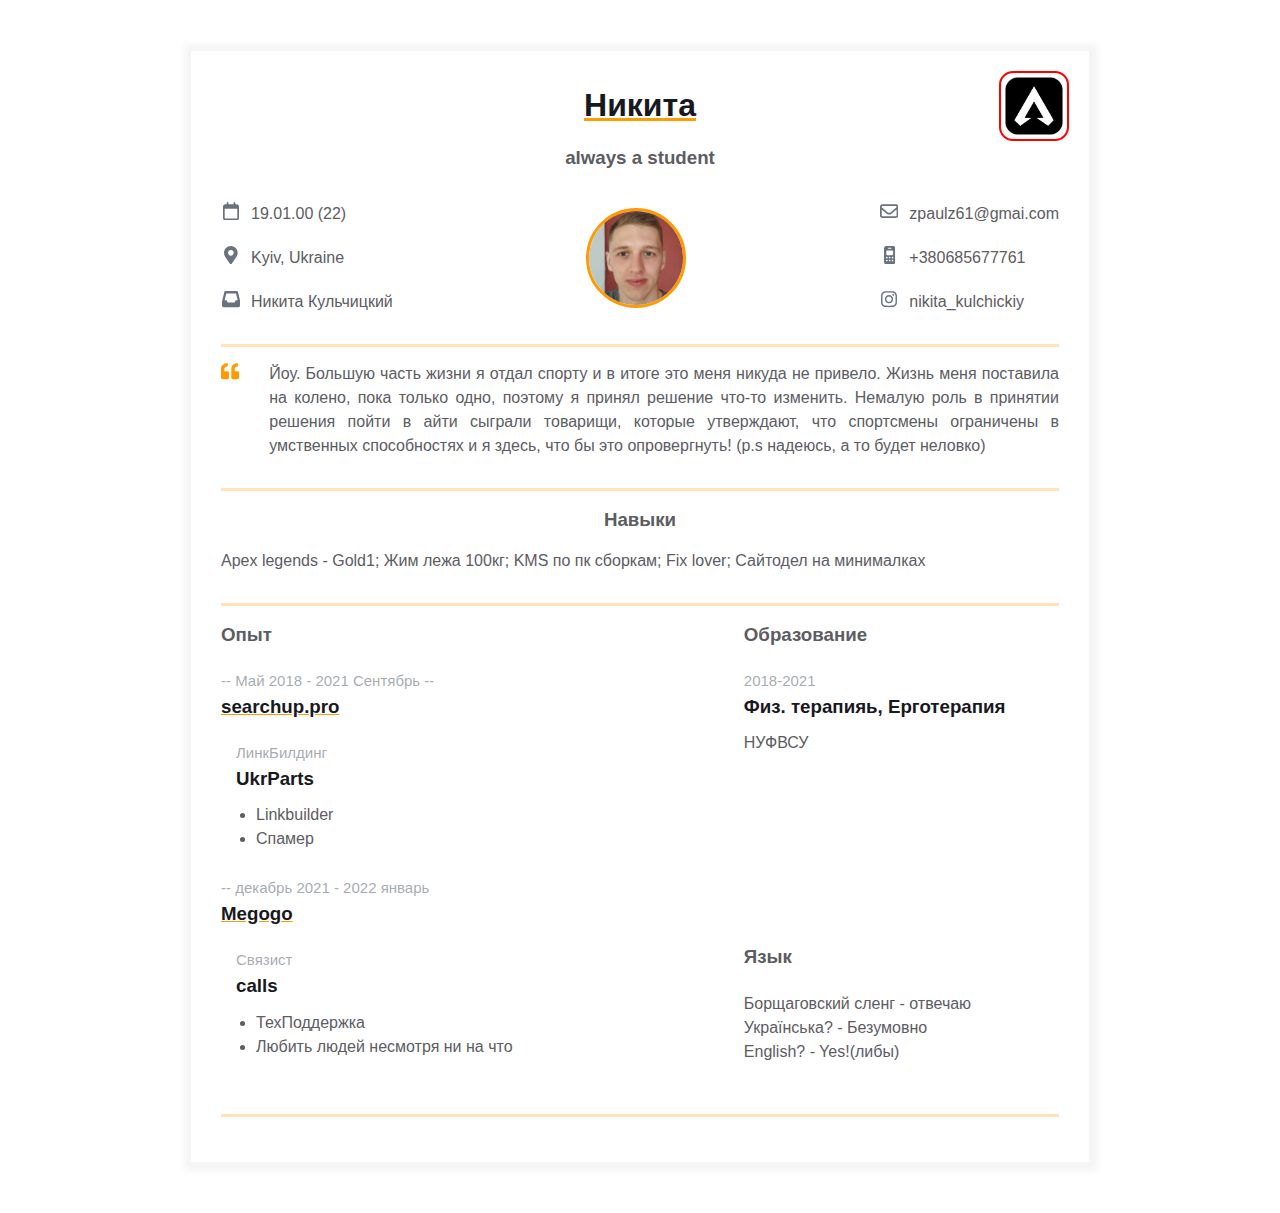
<file: index.html>
<!DOCTYPE html>
<html>
  <head>
    <meta charset="UTF-8" />
    <meta name="viewport" content="width=device-width, initial-scale=1" />
    <link rel="stylesheet" href="styles.css" />
    <title>Résumé</title>
  </head>
  <body>
    <main>
      <div class="resume">
        <div class="secret-logo">
          <a href="./secret/index.html">
            <img src="assets/apex.png" class="transition__secret" alt="logo" />
          </a>
        </div>

        <div class="container">
          <div class="resume__block">
            <h1 class="contact-info__header">Никита</h1>
            <h3 class="contact-info__sub-header">always a student</h3>

            <div class="contact_info_container fh">
              <div class="contact-info__block">
                <a href="" rel="author" class="contact-info__item">
                  <div class="contact-info__item-icon-wrapper">
                    <svg
                      xmlns="http://www.w3.org/2000/svg"
                      viewBox="0 0 448 512"
                      class="contact-info__item-icon"
                    >
                      <path
                        d="M152 64H296V24C296 10.75 306.7 0 320 0C333.3 0 344 10.75 344 24V64H384C419.3 64 448 92.65 448 128V448C448 483.3 419.3 512 384 512H64C28.65 512 0 483.3 0 448V128C0 92.65 28.65 64 64 64H104V24C104 10.75 114.7 0 128 0C141.3 0 152 10.75 152 24V64zM48 448C48 456.8 55.16 464 64 464H384C392.8 464 400 456.8 400 448V192H48V448z"
                      />
                    </svg>
                  </div>
                  <span>19.01.00 (22)</span>
                </a>
                <a href="" rel="author" class="contact-info__item">
                  <div class="contact-info__item-icon-wrapper">
                    <svg
                      class="contact-info__item-icon"
                      xmlns="http://www.w3.org/2000/svg"
                      viewBox="0 0 384 512"
                    >
                      <path
                        d="M172.268 501.67C26.97 291.031 0 269.413 0 192 0 85.961 85.961 0 192 0s192 85.961 192 192c0 77.413-26.97 99.031-172.268 309.67-9.535 13.774-29.93 13.773-39.464 0zM192 272c44.183 0 80-35.817 80-80s-35.817-80-80-80-80 35.817-80 80 35.817 80 80 80z"
                      ></path>
                    </svg>
                  </div>
                  <span>Kyiv, Ukraine</span>
                </a>
                <a
                  href="https://www.linkedin.com/in/%D0%BD%D0%B8%D0%BA%D0%B8%D1%82%D0%B0-%D0%BA%D1%83%D0%BB%D1%8C%D1%87%D0%B8%D1%86%D0%BA%D0%B8%D0%B9-339281233"
                  rel="author"
                  class="contact-info__item"
                >
                  <div class="contact-info__item-icon-wrapper">
                    <svg
                      xmlns="http://www.w3.org/2000/svg"
                      viewBox="0 0 512 512"
                      class="contact-info__item-icon"
                    >
                      <path
                        d="M447 56.25C443.5 42 430.7 31.1 416 31.1H96c-14.69 0-27.47 10-31.03 24.25L3.715 304.9C1.247 314.9 0 325.2 0 335.5v96.47c0 26.51 21.49 48 48 48h416c26.51 0 48-21.49 48-48v-96.47c0-10.32-1.247-20.6-3.715-30.61L447 56.25zM352 352H160L128 288H72.97L121 96h270l48.03 192H384L352 352z"
                      />
                    </svg>
                  </div>
                  <span>Никита Кульчицкий</span>
                </a>
              </div>

              <div class="contact-info__block contact-info__block--center">
                <img
                  class="contact-info__avatar"
                  src="assets/avatar.jpg"
                  alt="Avatar"
                />
              </div>

              <div class="contact-info__block">
                <a href="" rel="author" class="contact-info__item">
                  <div class="contact-info__item-icon-wrapper">
                    <svg
                      xmlns="http://www.w3.org/2000/svg"
                      viewBox="0 0 512 512"
                      class="contact-info__item-icon"
                    >
                      <path
                        d="M0 128C0 92.65 28.65 64 64 64H448C483.3 64 512 92.65 512 128V384C512 419.3 483.3 448 448 448H64C28.65 448 0 419.3 0 384V128zM48 128V150.1L220.5 291.7C241.1 308.7 270.9 308.7 291.5 291.7L464 150.1V127.1C464 119.2 456.8 111.1 448 111.1H64C55.16 111.1 48 119.2 48 127.1L48 128zM48 212.2V384C48 392.8 55.16 400 64 400H448C456.8 400 464 392.8 464 384V212.2L322 328.8C283.6 360.3 228.4 360.3 189.1 328.8L48 212.2z"
                      />
                    </svg>
                  </div>
                  <span>zpaulz61@gmai.com</span>
                </a>
                <a href="" rel="author" class="contact-info__item">
                  <div class="contact-info__item-icon-wrapper">
                    <svg
                      xmlns="http://www.w3.org/2000/svg"
                      viewBox="0 0 320 512"
                      class="contact-info__item-icon"
                    >
                      <path
                        d="M0 64C0 28.65 28.65 0 64 0H256C291.3 0 320 28.65 320 64V448C320 483.3 291.3 512 256 512H64C28.65 512 0 483.3 0 448V64zM64 232C64 245.3 74.75 256 88 256H232C245.3 256 256 245.3 256 232V152C256 138.7 245.3 128 232 128H88C74.75 128 64 138.7 64 152V232zM80 352C93.25 352 104 341.3 104 328C104 314.7 93.25 304 80 304C66.75 304 56 314.7 56 328C56 341.3 66.75 352 80 352zM80 384C66.75 384 56 394.7 56 408C56 421.3 66.75 432 80 432C93.25 432 104 421.3 104 408C104 394.7 93.25 384 80 384zM160 352C173.3 352 184 341.3 184 328C184 314.7 173.3 304 160 304C146.7 304 136 314.7 136 328C136 341.3 146.7 352 160 352zM160 384C146.7 384 136 394.7 136 408C136 421.3 146.7 432 160 432C173.3 432 184 421.3 184 408C184 394.7 173.3 384 160 384zM240 352C253.3 352 264 341.3 264 328C264 314.7 253.3 304 240 304C226.7 304 216 314.7 216 328C216 341.3 226.7 352 240 352zM240 384C226.7 384 216 394.7 216 408C216 421.3 226.7 432 240 432C253.3 432 264 421.3 264 408C264 394.7 253.3 384 240 384zM128 48C119.2 48 112 55.16 112 64C112 72.84 119.2 80 128 80H192C200.8 80 208 72.84 208 64C208 55.16 200.8 48 192 48H128z"
                      />
                    </svg>
                  </div>
                  <span>+380685677761</span>
                </a>
                <a
                  href="https://www.instagram.com/nikita_kulchickiy/"
                  rel="author"
                  class="contact-info__item"
                >
                  <div class="contact-info__item-icon-wrapper">
                    <svg
                      xmlns="http://www.w3.org/2000/svg"
                      viewBox="0 0 448 512"
                      class="contact-info__item-icon"
                    >
                      <path
                        d="M224.1 141c-63.6 0-114.9 51.3-114.9 114.9s51.3 114.9 114.9 114.9S339 319.5 339 255.9 287.7 141 224.1 141zm0 189.6c-41.1 0-74.7-33.5-74.7-74.7s33.5-74.7 74.7-74.7 74.7 33.5 74.7 74.7-33.6 74.7-74.7 74.7zm146.4-194.3c0 14.9-12 26.8-26.8 26.8-14.9 0-26.8-12-26.8-26.8s12-26.8 26.8-26.8 26.8 12 26.8 26.8zm76.1 27.2c-1.7-35.9-9.9-67.7-36.2-93.9-26.2-26.2-58-34.4-93.9-36.2-37-2.1-147.9-2.1-184.9 0-35.8 1.7-67.6 9.9-93.9 36.1s-34.4 58-36.2 93.9c-2.1 37-2.1 147.9 0 184.9 1.7 35.9 9.9 67.7 36.2 93.9s58 34.4 93.9 36.2c37 2.1 147.9 2.1 184.9 0 35.9-1.7 67.7-9.9 93.9-36.2 26.2-26.2 34.4-58 36.2-93.9 2.1-37 2.1-147.8 0-184.8zM398.8 388c-7.8 19.6-22.9 34.7-42.6 42.6-29.5 11.7-99.5 9-132.1 9s-102.7 2.6-132.1-9c-19.6-7.8-34.7-22.9-42.6-42.6-11.7-29.5-9-99.5-9-132.1s-2.6-102.7 9-132.1c7.8-19.6 22.9-34.7 42.6-42.6 29.5-11.7 99.5-9 132.1-9s102.7-2.6 132.1 9c19.6 7.8 34.7 22.9 42.6 42.6 11.7 29.5 9 99.5 9 132.1s2.7 102.7-9 132.1z"
                      />
                    </svg>
                  </div>
                  <span>nikita_kulchickiy</span>
                </a>
              </div>
            </div>
          </div>
        </div>
        <div class="container">
          <div class="resume__block">
            <div class="intro">
              <div class="intro__icon-wrapper">
                <svg
                  class="intro__icon"
                  xmlns="http://www.w3.org/2000/svg"
                  viewBox="0 0 512 512"
                >
                  <path
                    d="M464 256h-80v-64c0-35.3 28.7-64 64-64h8c13.3 0 24-10.7 24-24V56c0-13.3-10.7-24-24-24h-8c-88.4 0-160 71.6-160 160v240c0 26.5 21.5 48 48 48h128c26.5 0 48-21.5 48-48V304c0-26.5-21.5-48-48-48zm-288 0H96v-64c0-35.3 28.7-64 64-64h8c13.3 0 24-10.7 24-24V56c0-13.3-10.7-24-24-24h-8C71.6 32 0 103.6 0 192v240c0 26.5 21.5 48 48 48h128c26.5 0 48-21.5 48-48V304c0-26.5-21.5-48-48-48z"
                  ></path>
                </svg>
              </div>
              <p class="intro_text">
                Йоу. Большую часть жизни я отдал спорту и в итоге это меня
                никуда не привело. Жизнь меня поставила на колено, пока только
                одно, поэтому я принял решение что-то изменить. Немалую роль в
                принятии решения пойти в айти сыграли товарищи, которые
                утверждают, что спортсмены ограничены в умственных способностях
                и я здесь, что бы это опровергнуть! (p.s надеюсь, а то будет
                неловко)
              </p>
            </div>
          </div>
        </div>
        <div class="container">
          <div class="resume__block">
            <div class="skills">
              <h3 class="skills__header">Навыки</h3>
              <p class="skills__text">
                Apex legends - Gold1; Жим лeжа 100кг; KMS по пк сборкам; Fix
                lover; Сайтодел на минималках
              </p>
            </div>
          </div>
        </div>
        <div class="container">
          <div class="resume__block">
            <div class="main-info fh">
              <div class="experiences">
                <h3 class="experiences__header">Опыт</h3>
                <div class="experiences__company">
                  <div class="experiences__company-header">
                    <span class="experiences__company-header-durability"
                      >-- Май 2018 - 2021 Сентябрь --</span
                    >
                    <h3 class="experiences__company-header-name">
                      searchup.pro
                    </h3>
                    <div class="experiences__company-project">
                      <span class="experiences__company-project-role"
                        >ЛинкБилдинг</span
                      >
                      <h3 class="experiences__company-project-name">
                        UkrParts
                      </h3>
                      <ul class="experiences__company-project-responsibilities">
                        <li>Linkbuilder</li>
                        <li>Спамер</li>
                      </ul>
                    </div>
                  </div>
                </div>
                <div class="experiences__company">
                  <div class="experiences__company-header">
                    <span class="experiences__company-header-durability"
                      >-- декабрь 2021 - 2022 январь</span
                    >
                    <h3 class="experiences__company-header-name">Megogo</h3>
                    <div class="experiences__company-project">
                      <span class="experiences__company-project-role"
                        >Связист</span
                      >
                      <h3 class="experiences__company-project-name">calls</h3>
                      <ul class="experiences__company-project-responsibilities">
                        <li>ТехПоддержка</li>
                        <li>Любить людей несмотря ни на что</li>
                      </ul>
                    </div>
                  </div>
                </div>
              </div>

              <div class="additional-info fv">
                <div class="additional-info__education">
                  <h3 class="additional-info__education-header">Образование</h3>
                  <div class="additional-info__education-university">
                    <span
                      class="additional-info__education-university-durability"
                      >2018-2021</span
                    >
                    <h3
                      class="additional-info__education-university-speciality"
                    >
                      Физ. терапияь, Ерготерапия
                    </h3>
                    <p class="additional-info__education-university-name">
                      НУФВСУ
                    </p>
                  </div>
                </div>

                <div class="additional-info__languages">
                  <h3 class="additional-info__languages-header">Язык</h3>
                  <p class="additional-info__languages-item">
                    Борщаговский сленг - отвечаю
                  </p>
                  <p class="additional-info__languages-item">
                    Українська? - Безумовно
                  </p>
                  <p class="additional-info__languages-item">
                    English? - Yes!(либы)
                  </p>
                </div>
              </div>
            </div>
          </div>
        </div>
      </div>
    </main>
  </body>
</html>
</file>
<file: styles.css>
* {
    margin: 0;
    padding: 0;
    box-sizing: border-box;
}

body {
    font-family: Arial, Helvetica, sans-serif;
    line-height: 1.5;

    --primary-text-color: #181820;
    --secondary-text-color: #5c5c62;
    --durability-text-color: #6a737d9c;
    --icon-color: #6a737d;
    --border-color: #ff9a0045;
    --text-decoration-color: #ff9a00;
}
.portal__resume {
    font-family: Arial, Helvetica, sans-serif;
    line-height: 1.5;
    background-image: url("assets/backround2.jpg");
    background-position: top;
    background-repeat: no-repeat;
    background-color: black;

    --primary-text-color: #ec4d4d;
    --secondary-text-color: #b30a0a;
    --durability-text-color: #c45004cb;
    --icon-color: #da5700de;
    --border-color: #da5700de;
    --text-decoration-color: #ff0000;
}

.container {
    margin: 0 auto;
    padding: 0 30px;
    max-width: 900px;
}

.fh {
    display: flex;
    flex-direction: row;
    justify-content: space-between;
}

.fv {
    display: flex;
    flex-direction: column;
    justify-content: space-between;
}

.resume {
    position: relative;
    margin: 50px auto;
    border: 1px solid #f5f5f5;
    box-shadow: 1px 1px 7px 7px #f5f5f5;
    padding: 30px 0;
    max-width: 900px;
}

.resume__block {
    border-bottom: 3px solid var(--border-color);
    padding-bottom: 30px;
    margin-bottom: 15px;
}

@media screen and (max-width: 576px) {
    .main-info,
    .contact_info_container {
        flex-direction: column;
    }

    .contact_info_container {
        align-items: center;
    }

    .contact-info__block:not(:last-child) {
        margin-bottom: 20px;
    }

    .experiences {
        margin-right: 0;
    }
}

/* General styles -----------------*/

.contact-info__header,
.contact-info__sub-header {
    text-align: center;
}

.contact-info__header {
    color: var(--primary-text-color);
    margin-bottom: 15px;
    text-decoration-color: var(--text-decoration-color);
    text-decoration-line: underline;
}

.contact-info__sub-header {
    color: var(--secondary-text-color);
    margin-bottom: 30px;
}

.contact-info__block {
    display: flex;
    flex-direction: column;
    justify-content: space-between;
}

.contact-info__block--center {
    justify-content: center;
}

.contact-info__item {
    color: var(--secondary-text-color);
    text-decoration: none;
    display: flex;
    justify-content: start;
}

.contact-info__item:not(:last-child) {
    margin-bottom: 20px;
}

.contact-info__item-icon-wrapper {
    margin-right: 10px;
    width: 20px;
    display: flex;
    justify-content: center;
}

.contact-info__item-icon path {
    fill: var(--icon-color);
}

.contact-info__item-icon {
    height: 1.1428rem;
    vertical-align: text-bottom;
}

.contact-info__avatar {
    border-radius: 50%;
    width: 100px;
    height: 100px;
    object-fit: cover;
    border: 3px solid;
    border-color: var(--text-decoration-color);
}

/* Contact info styles------------------ */

.intro {
    display: flex;
    justify-content: start;
}

.intro__icon-wrapper {
    margin-right: 30px;
    width: 30px;
    display: flex;
    justify-content: center;
}

.intro__icon {
    height: 1.1428rem;
    vertical-align: text-bottom;
}

.intro__icon path {
    fill: var(--text-decoration-color);
}

.intro_text {
    color: var(--secondary-text-color);
    text-align: justify;
}

.skills__header {
    color: var(--secondary-text-color);
    text-align: center;
    margin-bottom: 15px;
}

.skills__text {
    color: var(--secondary-text-color);
    text-align: justify;
}

/* Intro and skills styles -------------- */

.experiences {
    flex: 1 1 60%;
    margin-right: 50px;
}

.experiences__header {
    color: var(--secondary-text-color);
    text-align: left;
    margin-bottom: 20px;
}

.experiences__company-header-durability {
    color: var(--durability-text-color);
    text-align: left;
    margin-bottom: 10px;
    font-size: 15px;
}

.experiences__company-header-name {
    color: var(--primary-text-color);
    text-decoration-color: var(--text-decoration-color);
    text-decoration-line: underline;
    text-align: left;
    margin-bottom: 20px;
}

.experiences__company-project {
    margin-left: 15px;
    margin-bottom: 25px;
}

.experiences__company-project-role {
    color: var(--durability-text-color);
    text-align: left;
    margin-bottom: 10px;
    font-size: 15px;
}

.experiences__company-project-name {
    color: var(--primary-text-color);
    text-align: left;
    margin-bottom: 10px;
}

.experiences__company-project-responsibilities {
    color: var(--secondary-text-color);
    padding-left: 20px;
}

.additional-info {
    flex: 1 1 40%;
}

.additional-info__education {
    margin-bottom: 20px;
}

.additional-info__education-header {
    color: var(--secondary-text-color);
    text-align: left;
    margin-bottom: 20px;
}

.additional-info__education-university-durability {
    color: var(--durability-text-color);
    text-align: left;
    margin-bottom: 10px;
    font-size: 15px;
}

.additional-info__education-university-speciality {
    color: var(--primary-text-color);
    text-align: left;
    margin-bottom: 10px;
}

.additional-info__education-university-name {
    color: var(--secondary-text-color);
}

.additional-info__languages {
    margin-bottom: 20px;
}

.additional-info__languages-header {
    color: var(--secondary-text-color);
    text-align: left;
    margin-bottom: 20px;
}

.additional-info__languages-item {
    color: var(--secondary-text-color);
}

/* Experience and additonal info styles ------------ */

.secret-logo {
    position: absolute;
    right: 20px;
    top: 20px;
}

.transition__secret {
    width: 70px;
    height: auto;
    border: 2px solid red;
    border-radius: 20%;
}
.transition__secret2 {
    width: 70px;
    height: auto;
}
</file>
